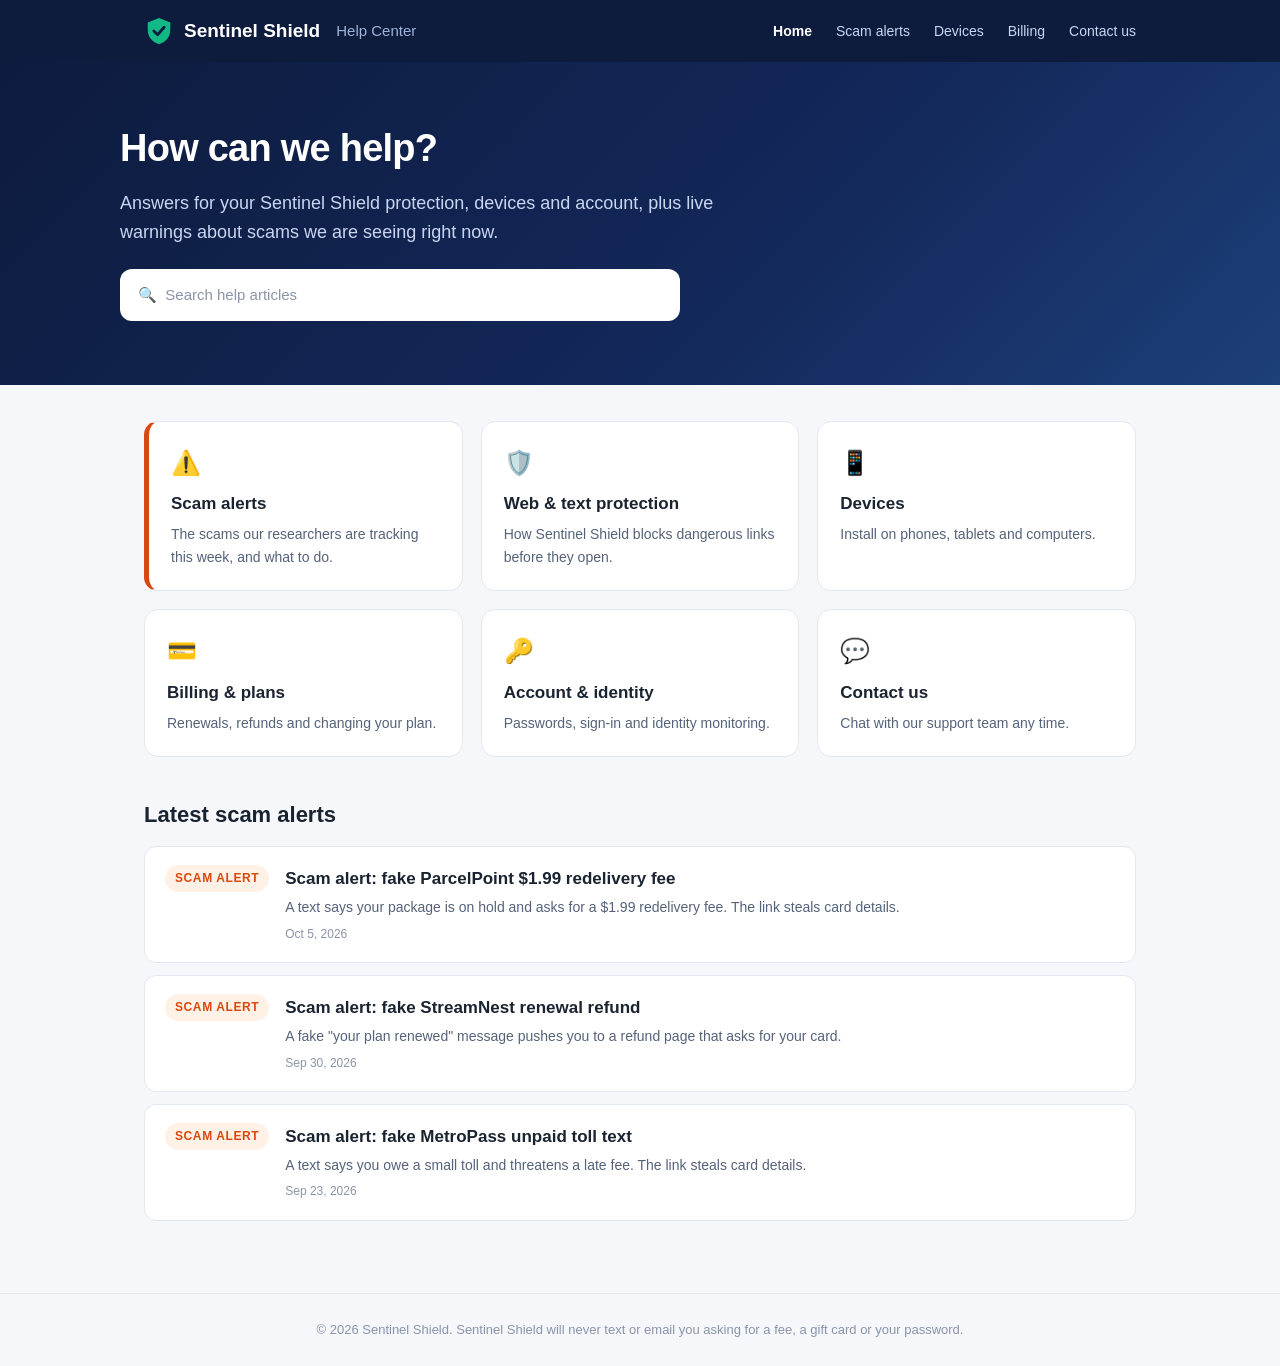
<file: index.html>
<!DOCTYPE html>
<html lang="en">
<head>
<meta charset="utf-8">
<meta name="viewport" content="width=device-width, initial-scale=1">
<title>Sentinel Shield Help Center</title>
<link rel="stylesheet" href="./assets/style.css">
</head>
<body>
<header class="site"><div class="bar"><a class="brand" href="./"><svg viewBox="0 0 32 32" aria-hidden="true"><path d="M16 2 4 7v8c0 7.5 5.1 13.4 12 15 6.9-1.6 12-7.5 12-15V7z" fill="#12b886"/><path d="m10.5 16 4 4 7-8" stroke="#0d1b3d" stroke-width="3" fill="none" stroke-linecap="round" stroke-linejoin="round"/></svg>Sentinel Shield <em>Help Center</em></a><nav><a href="./" class=on>Home</a><a href="./alerts/">Scam alerts</a><a href="./#">Devices</a><a href="./#">Billing</a><a href="./#">Contact us</a></nav></div></header>
<section class="hero"><div class="in"><h1>How can we help?</h1><p>Answers for your Sentinel Shield protection, devices and account, plus live warnings about scams we are seeing right now.</p><div class="search">🔍 &nbsp;Search help articles</div></div></section>
<main class="wrap">
<div class="grid">
<a class="tile alert" href="alerts/"><div class="ic">⚠️</div><h3>Scam alerts</h3><p>The scams our researchers are tracking this week, and what to do.</p></a>
<a class="tile" href="#"><div class="ic">🛡️</div><h3>Web &amp; text protection</h3><p>How Sentinel Shield blocks dangerous links before they open.</p></a>
<a class="tile" href="#"><div class="ic">📱</div><h3>Devices</h3><p>Install on phones, tablets and computers.</p></a>
<a class="tile" href="#"><div class="ic">💳</div><h3>Billing &amp; plans</h3><p>Renewals, refunds and changing your plan.</p></a>
<a class="tile" href="#"><div class="ic">🔑</div><h3>Account &amp; identity</h3><p>Passwords, sign-in and identity monitoring.</p></a>
<a class="tile" href="#"><div class="ic">💬</div><h3>Contact us</h3><p>Chat with our support team any time.</p></a>
</div>
<h2 class="sec">Latest scam alerts</h2>
<ul class="alerts-list">
<!-- LATEST:START (newest first, keep 3) -->
<li><span class="tag">Scam alert</span><div><a href="alerts/parcelpoint-redelivery-fee.html">Scam alert: fake ParcelPoint $1.99 redelivery fee</a><p>A text says your package is on hold and asks for a $1.99 redelivery fee. The link steals card details.</p><div class="meta">Oct 5, 2026</div></div></li>
<li><span class="tag">Scam alert</span><div><a href="alerts/streamnest-renewal-refund-scam.html">Scam alert: fake StreamNest renewal refund</a><p>A fake "your plan renewed" message pushes you to a refund page that asks for your card.</p><div class="meta">Sep 30, 2026</div></div></li>
<li><span class="tag">Scam alert</span><div><a href="alerts/metropass-unpaid-toll-text.html">Scam alert: fake MetroPass unpaid toll text</a><p>A text says you owe a small toll and threatens a late fee. The link steals card details.</p><div class="meta">Sep 23, 2026</div></div></li>
<!-- LATEST:END -->
</ul>
</main>
<footer class="site">© 2026 Sentinel Shield. Sentinel Shield will never text or email you asking for a fee, a gift card or your password.</footer>
</body>
</html>
</file>
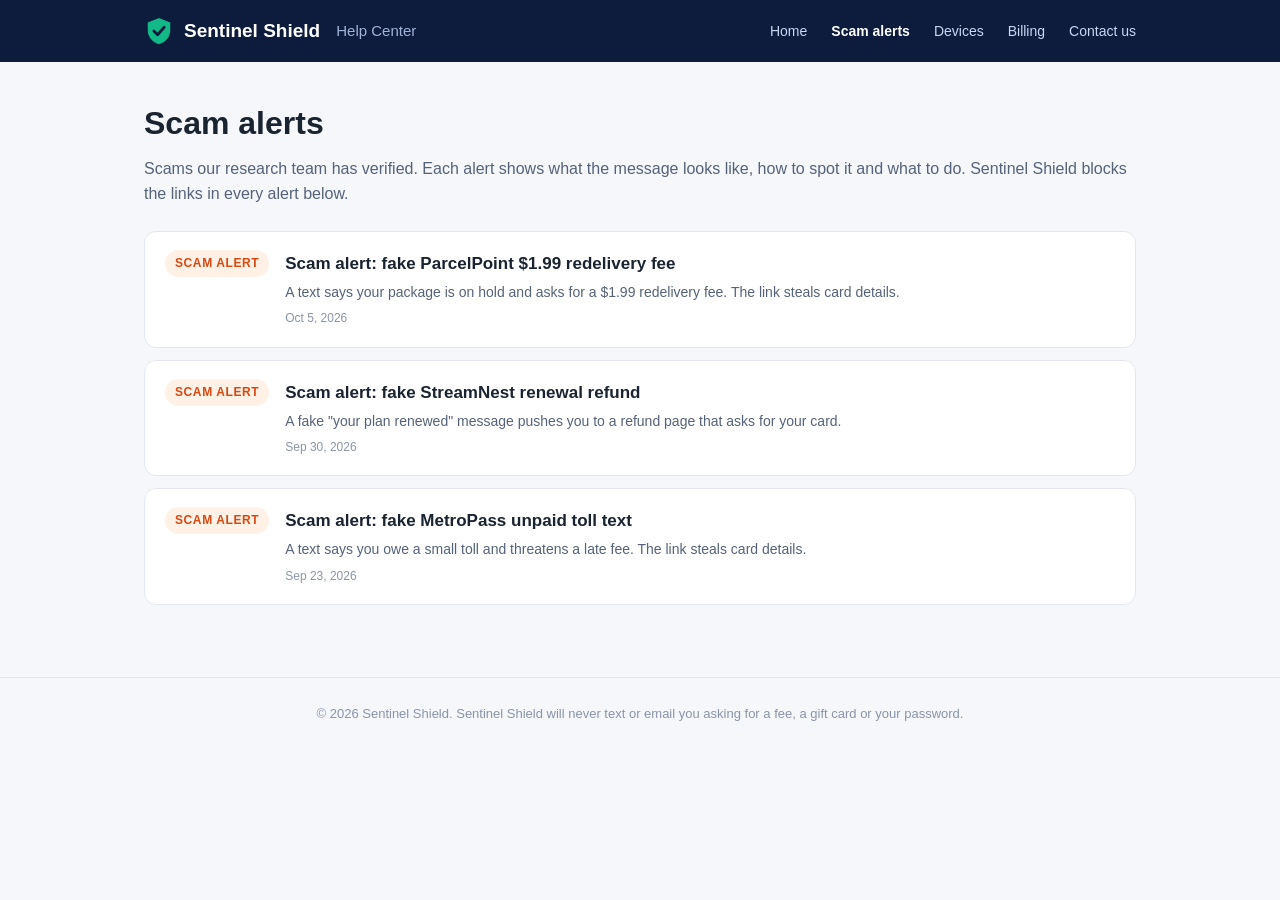
<file: alerts/index.html>
<!DOCTYPE html>
<html lang="en">
<head>
<meta charset="utf-8">
<meta name="viewport" content="width=device-width, initial-scale=1">
<title>Scam alerts | Sentinel Shield Help Center</title>
<link rel="stylesheet" href="../assets/style.css">
</head>
<body>
<header class="site"><div class="bar"><a class="brand" href="../"><svg viewBox="0 0 32 32" aria-hidden="true"><path d="M16 2 4 7v8c0 7.5 5.1 13.4 12 15 6.9-1.6 12-7.5 12-15V7z" fill="#12b886"/><path d="m10.5 16 4 4 7-8" stroke="#0d1b3d" stroke-width="3" fill="none" stroke-linecap="round" stroke-linejoin="round"/></svg>Sentinel Shield <em>Help Center</em></a><nav><a href="../">Home</a><a href="../alerts/" class=on>Scam alerts</a><a href="../#">Devices</a><a href="../#">Billing</a><a href="../#">Contact us</a></nav></div></header>
<main class="wrap">
<h1 style="font-size:32px;margin:0 0 6px">Scam alerts</h1>
<p style="color:#55627a;margin:0 0 24px">Scams our research team has verified. Each alert shows what the message looks like, how to spot it and what to do. Sentinel Shield blocks the links in every alert below.</p>
<ul class="alerts-list">
<!-- ALERTS:START (newest first) -->
<li><span class="tag">Scam alert</span><div><a href="parcelpoint-redelivery-fee.html">Scam alert: fake ParcelPoint $1.99 redelivery fee</a><p>A text says your package is on hold and asks for a $1.99 redelivery fee. The link steals card details.</p><div class="meta">Oct 5, 2026</div></div></li>
<li><span class="tag">Scam alert</span><div><a href="streamnest-renewal-refund-scam.html">Scam alert: fake StreamNest renewal refund</a><p>A fake "your plan renewed" message pushes you to a refund page that asks for your card.</p><div class="meta">Sep 30, 2026</div></div></li>
<li><span class="tag">Scam alert</span><div><a href="metropass-unpaid-toll-text.html">Scam alert: fake MetroPass unpaid toll text</a><p>A text says you owe a small toll and threatens a late fee. The link steals card details.</p><div class="meta">Sep 23, 2026</div></div></li>
<!-- ALERTS:END -->
</ul>
</main>
<footer class="site">© 2026 Sentinel Shield. Sentinel Shield will never text or email you asking for a fee, a gift card or your password.</footer>
</body>
</html>
</file>
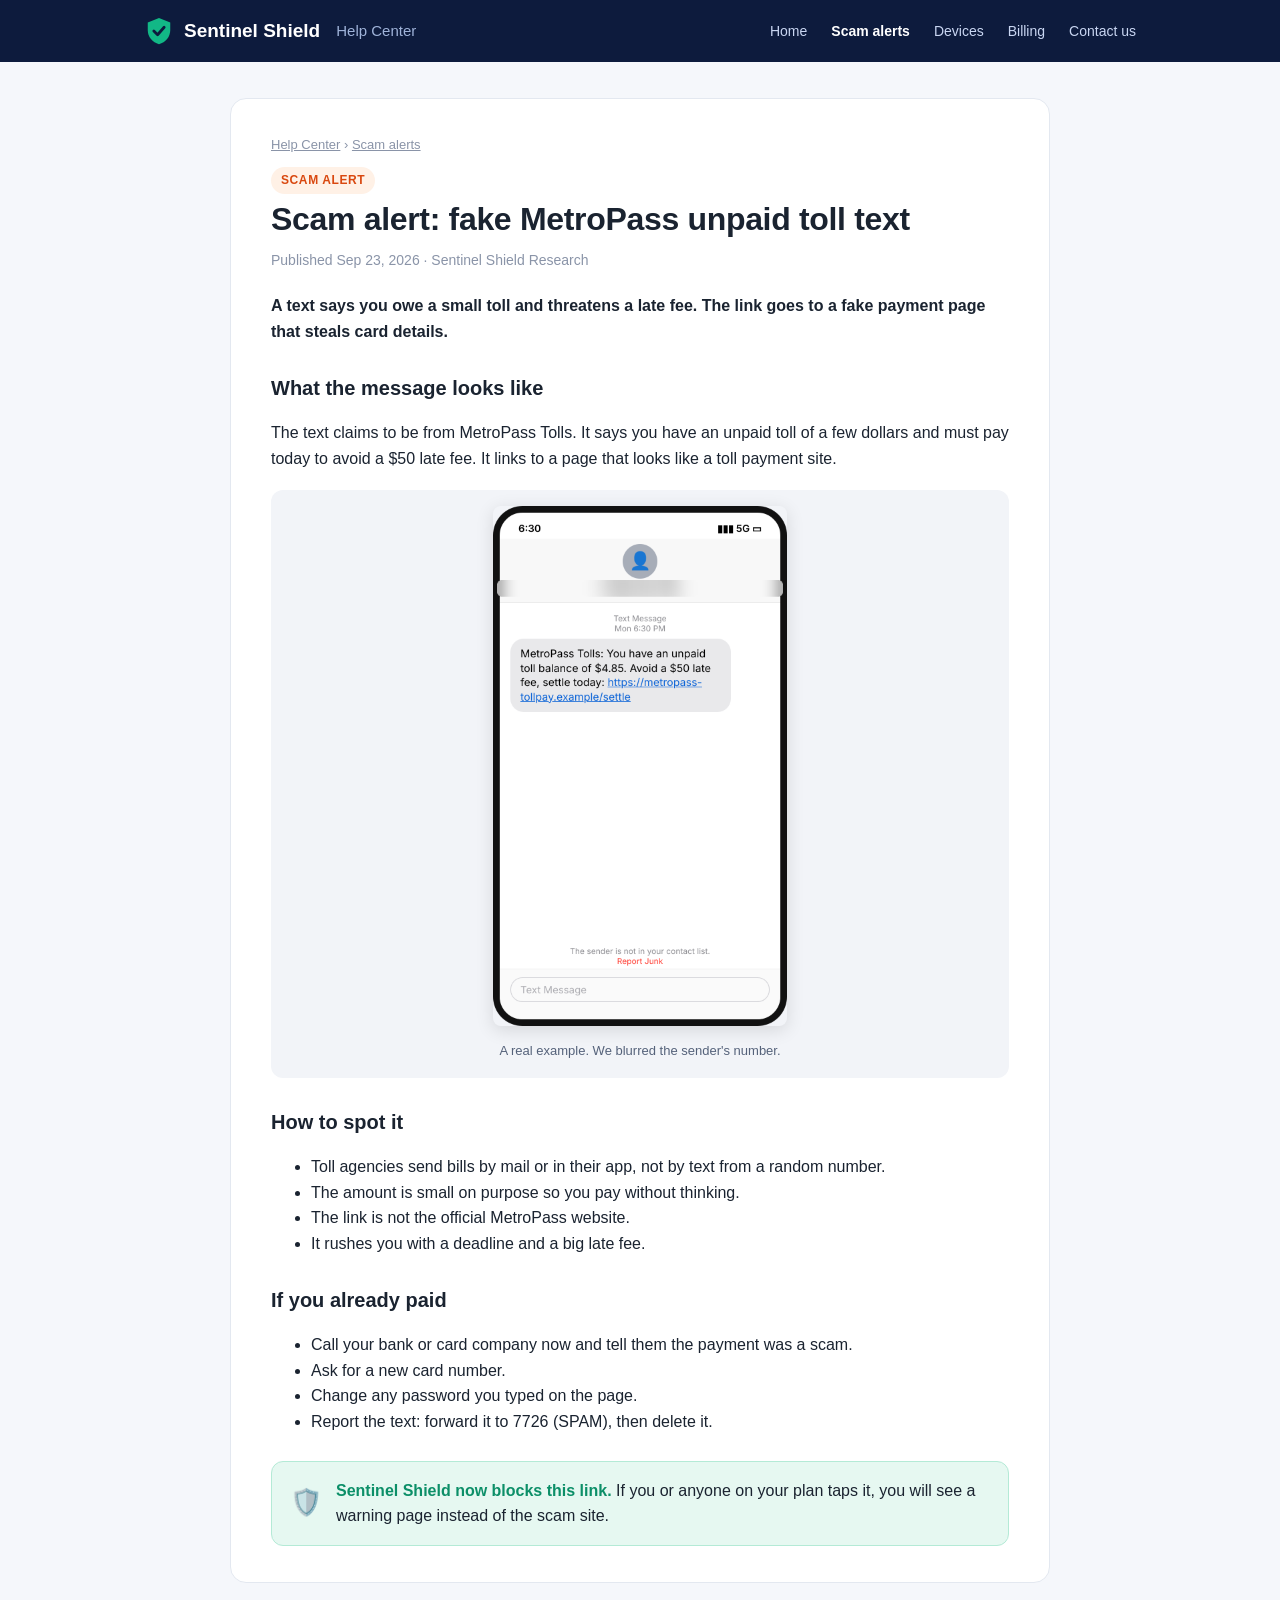
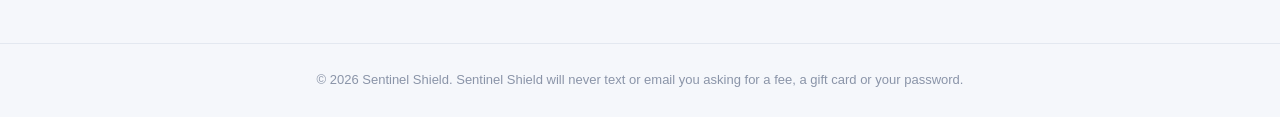
<file: alerts/metropass-unpaid-toll-text.html>
<!DOCTYPE html>
<html lang="en">
<head>
<meta charset="utf-8">
<meta name="viewport" content="width=device-width, initial-scale=1">
<title>Scam alert: fake MetroPass unpaid toll text | Sentinel Shield Help Center</title>
<link rel="stylesheet" href="../assets/style.css">
</head>
<body>
<header class="site"><div class="bar"><a class="brand" href="../"><svg viewBox="0 0 32 32" aria-hidden="true"><path d="M16 2 4 7v8c0 7.5 5.1 13.4 12 15 6.9-1.6 12-7.5 12-15V7z" fill="#12b886"/><path d="m10.5 16 4 4 7-8" stroke="#0d1b3d" stroke-width="3" fill="none" stroke-linecap="round" stroke-linejoin="round"/></svg>Sentinel Shield <em>Help Center</em></a><nav><a href="../">Home</a><a href="../alerts/" class=on>Scam alerts</a><a href="../#">Devices</a><a href="../#">Billing</a><a href="../#">Contact us</a></nav></div></header>
<main class="wrap">
<article>
<div class="crumbs"><a href="../">Help Center</a> › <a href="./">Scam alerts</a></div>
<span class="badge">Scam alert</span>
<h1>Scam alert: fake MetroPass unpaid toll text</h1>
<div class="meta">Published Sep 23, 2026 · Sentinel Shield Research</div>
<p><b>A text says you owe a small toll and threatens a late fee. The link goes to a fake payment page that steals card details.</b></p>
<h2>What the message looks like</h2>
<p>The text claims to be from MetroPass Tolls. It says you have an unpaid toll of a few dollars and must pay today to avoid a $50 late fee. It links to a page that looks like a toll payment site.</p>
<figure><img src="img/metropass-toll-sms-redacted.png" alt="Text message claiming an unpaid MetroPass toll of $4.85"><figcaption>A real example. We blurred the sender's number.</figcaption></figure>
<h2>How to spot it</h2>
<ul><li>Toll agencies send bills by mail or in their app, not by text from a random number.</li><li>The amount is small on purpose so you pay without thinking.</li><li>The link is not the official MetroPass website.</li><li>It rushes you with a deadline and a big late fee.</li></ul>
<h2>If you already paid</h2>
<ul><li>Call your bank or card company now and tell them the payment was a scam.</li><li>Ask for a new card number.</li><li>Change any password you typed on the page.</li><li>Report the text: forward it to 7726 (SPAM), then delete it.</li></ul>
<div class="protected"><span class="shield">🛡️</span><div><b>Sentinel Shield now blocks this link.</b> If you or anyone on your plan taps it, you will see a warning page instead of the scam site.</div></div>
</article>
</main>
<footer class="site">© 2026 Sentinel Shield. Sentinel Shield will never text or email you asking for a fee, a gift card or your password.</footer>
</body>
</html>
</file>
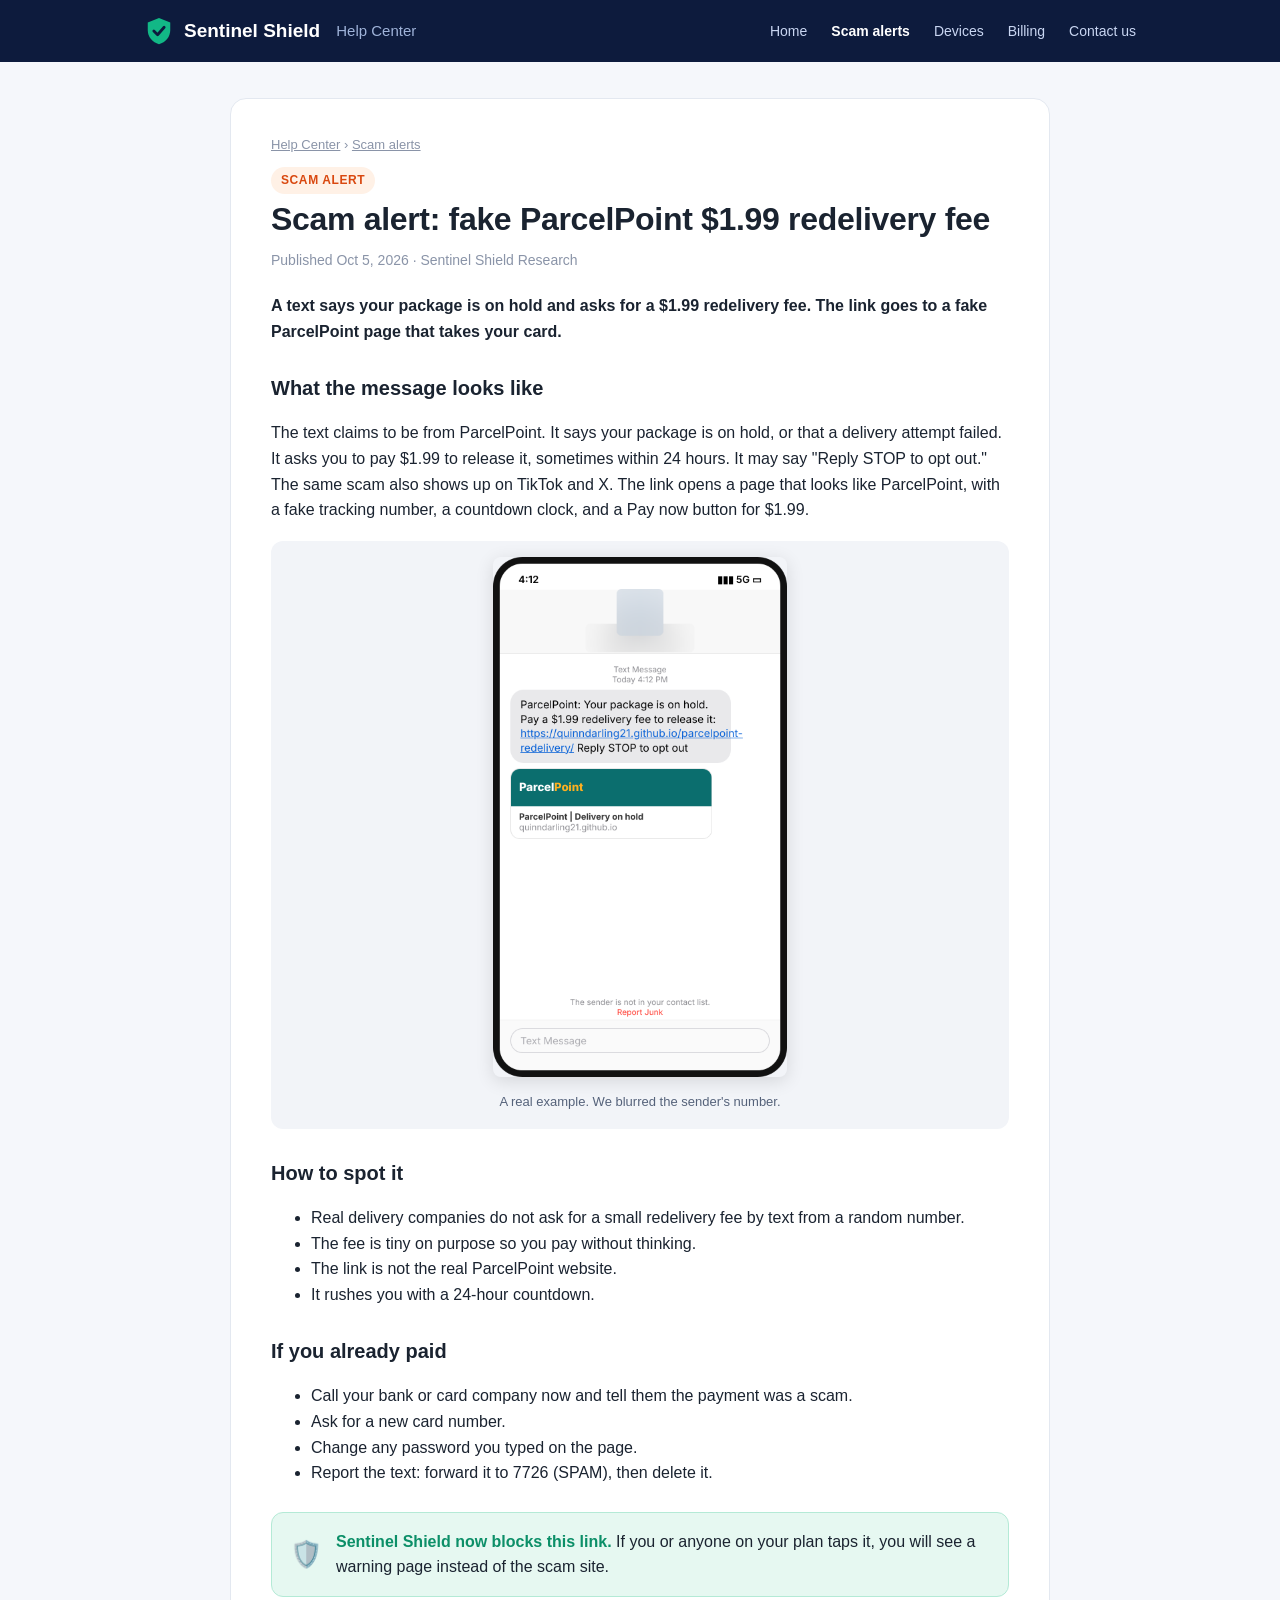
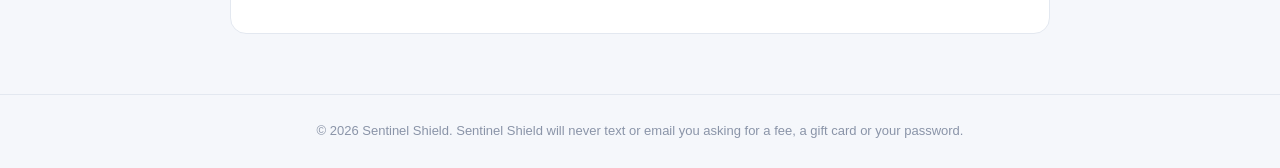
<file: alerts/parcelpoint-redelivery-fee.html>
<!DOCTYPE html>
<html lang="en">
<head>
<meta charset="utf-8">
<meta name="viewport" content="width=device-width, initial-scale=1">
<title>Scam alert: fake ParcelPoint $1.99 redelivery fee | Sentinel Shield Help Center</title>
<link rel="stylesheet" href="../assets/style.css">
</head>
<body>
<header class="site"><div class="bar"><a class="brand" href="../"><svg viewBox="0 0 32 32" aria-hidden="true"><path d="M16 2 4 7v8c0 7.5 5.1 13.4 12 15 6.9-1.6 12-7.5 12-15V7z" fill="#12b886"/><path d="m10.5 16 4 4 7-8" stroke="#0d1b3d" stroke-width="3" fill="none" stroke-linecap="round" stroke-linejoin="round"/></svg>Sentinel Shield <em>Help Center</em></a><nav><a href="../">Home</a><a href="../alerts/" class=on>Scam alerts</a><a href="../#">Devices</a><a href="../#">Billing</a><a href="../#">Contact us</a></nav></div></header>
<main class="wrap">
<article>
<div class="crumbs"><a href="../">Help Center</a> › <a href="./">Scam alerts</a></div>
<span class="badge">Scam alert</span>
<h1>Scam alert: fake ParcelPoint $1.99 redelivery fee</h1>
<div class="meta">Published Oct 5, 2026 · Sentinel Shield Research</div>
<p><b>A text says your package is on hold and asks for a $1.99 redelivery fee. The link goes to a fake ParcelPoint page that takes your card.</b></p>
<h2>What the message looks like</h2>
<p>The text claims to be from ParcelPoint. It says your package is on hold, or that a delivery attempt failed. It asks you to pay $1.99 to release it, sometimes within 24 hours. It may say "Reply STOP to opt out." The same scam also shows up on TikTok and X. The link opens a page that looks like ParcelPoint, with a fake tracking number, a countdown clock, and a Pay now button for $1.99.</p>
<figure><img src="img/parcelpoint-redelivery-sms-redacted.png" alt="Text message claiming a ParcelPoint package is on hold for a $1.99 redelivery fee"><figcaption>A real example. We blurred the sender's number.</figcaption></figure>
<h2>How to spot it</h2>
<ul><li>Real delivery companies do not ask for a small redelivery fee by text from a random number.</li><li>The fee is tiny on purpose so you pay without thinking.</li><li>The link is not the real ParcelPoint website.</li><li>It rushes you with a 24-hour countdown.</li></ul>
<h2>If you already paid</h2>
<ul><li>Call your bank or card company now and tell them the payment was a scam.</li><li>Ask for a new card number.</li><li>Change any password you typed on the page.</li><li>Report the text: forward it to 7726 (SPAM), then delete it.</li></ul>
<div class="protected"><span class="shield">🛡️</span><div><b>Sentinel Shield now blocks this link.</b> If you or anyone on your plan taps it, you will see a warning page instead of the scam site.</div></div>
</article>
</main>
<footer class="site">© 2026 Sentinel Shield. Sentinel Shield will never text or email you asking for a fee, a gift card or your password.</footer>
</body>
</html>
</file>
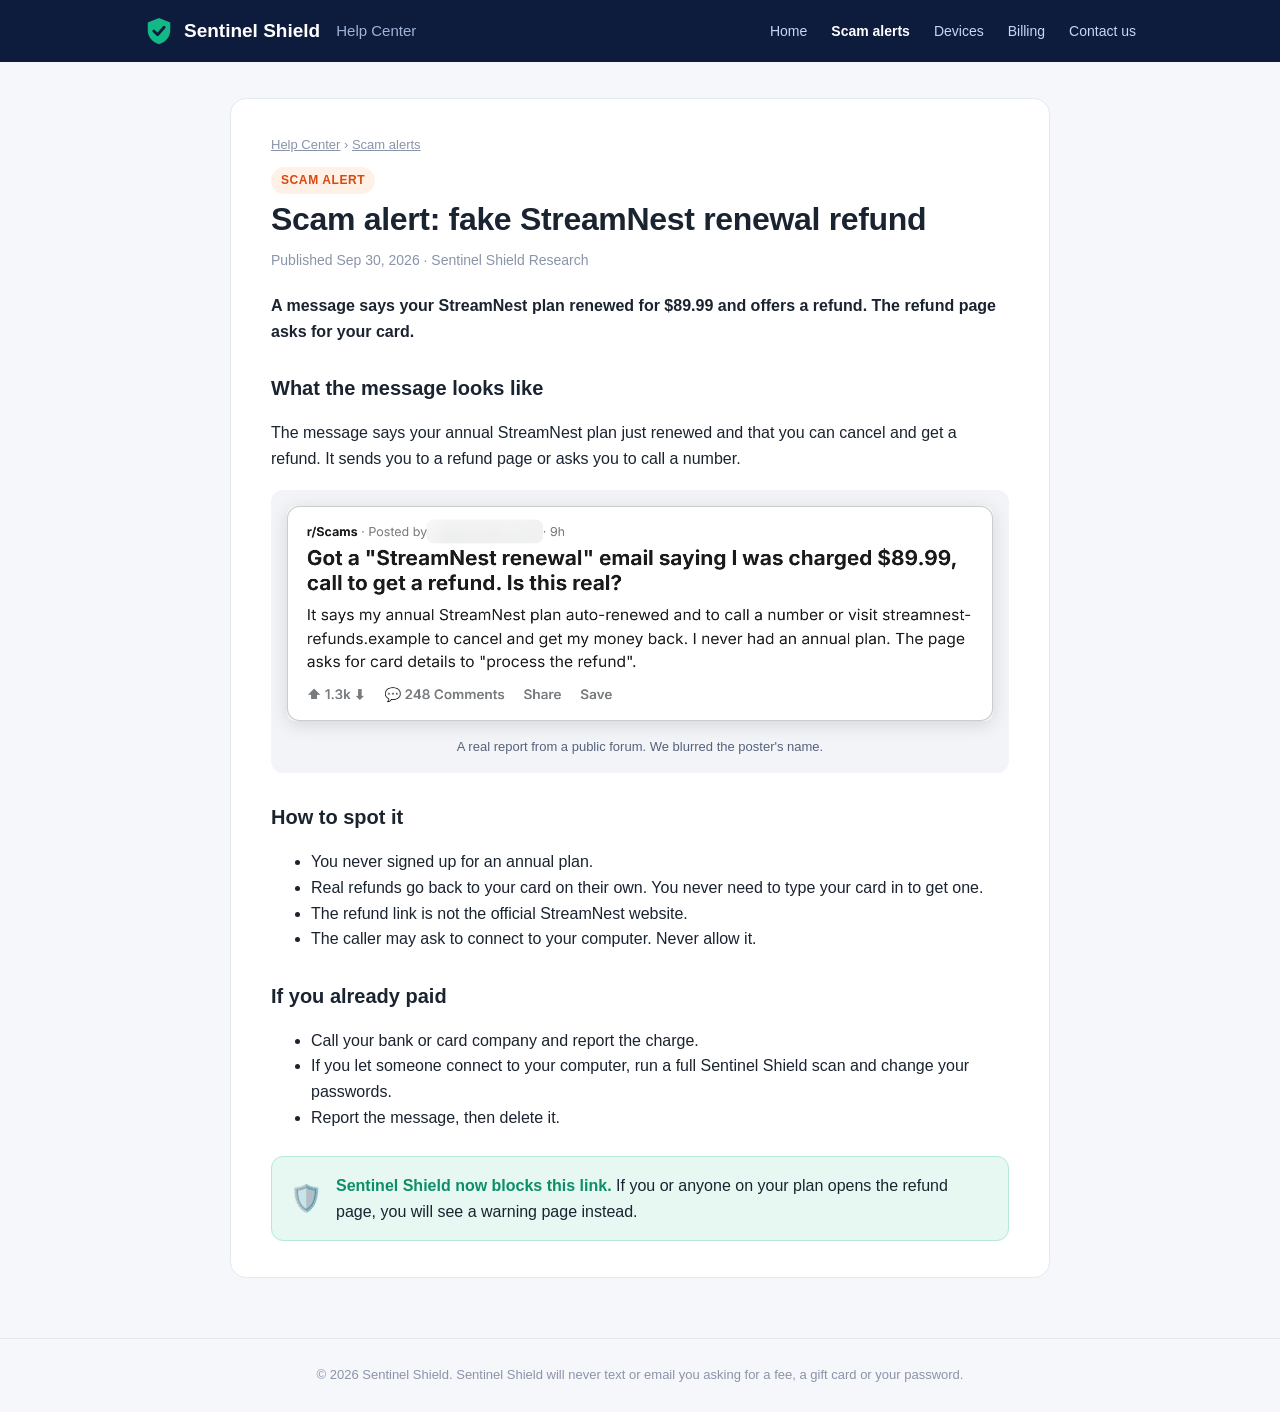
<file: alerts/streamnest-renewal-refund-scam.html>
<!DOCTYPE html>
<html lang="en">
<head>
<meta charset="utf-8">
<meta name="viewport" content="width=device-width, initial-scale=1">
<title>Scam alert: fake StreamNest renewal refund | Sentinel Shield Help Center</title>
<link rel="stylesheet" href="../assets/style.css">
</head>
<body>
<header class="site"><div class="bar"><a class="brand" href="../"><svg viewBox="0 0 32 32" aria-hidden="true"><path d="M16 2 4 7v8c0 7.5 5.1 13.4 12 15 6.9-1.6 12-7.5 12-15V7z" fill="#12b886"/><path d="m10.5 16 4 4 7-8" stroke="#0d1b3d" stroke-width="3" fill="none" stroke-linecap="round" stroke-linejoin="round"/></svg>Sentinel Shield <em>Help Center</em></a><nav><a href="../">Home</a><a href="../alerts/" class=on>Scam alerts</a><a href="../#">Devices</a><a href="../#">Billing</a><a href="../#">Contact us</a></nav></div></header>
<main class="wrap">
<article>
<div class="crumbs"><a href="../">Help Center</a> › <a href="./">Scam alerts</a></div>
<span class="badge">Scam alert</span>
<h1>Scam alert: fake StreamNest renewal refund</h1>
<div class="meta">Published Sep 30, 2026 · Sentinel Shield Research</div>
<p><b>A message says your StreamNest plan renewed for $89.99 and offers a refund. The refund page asks for your card.</b></p>
<h2>What the message looks like</h2>
<p>The message says your annual StreamNest plan just renewed and that you can cancel and get a refund. It sends you to a refund page or asks you to call a number.</p>
<figure><img src="img/streamnest-refund-post-redacted.png" alt="Forum post describing a fake StreamNest renewal refund message"><figcaption>A real report from a public forum. We blurred the poster's name.</figcaption></figure>
<h2>How to spot it</h2>
<ul><li>You never signed up for an annual plan.</li><li>Real refunds go back to your card on their own. You never need to type your card in to get one.</li><li>The refund link is not the official StreamNest website.</li><li>The caller may ask to connect to your computer. Never allow it.</li></ul>
<h2>If you already paid</h2>
<ul><li>Call your bank or card company and report the charge.</li><li>If you let someone connect to your computer, run a full Sentinel Shield scan and change your passwords.</li><li>Report the message, then delete it.</li></ul>
<div class="protected"><span class="shield">🛡️</span><div><b>Sentinel Shield now blocks this link.</b> If you or anyone on your plan opens the refund page, you will see a warning page instead.</div></div>
</article>
</main>
<footer class="site">© 2026 Sentinel Shield. Sentinel Shield will never text or email you asking for a fee, a gift card or your password.</footer>
</body>
</html>
</file>
<file: assets/style.css>
:root{--navy:#0d1b3d;--navy2:#13285a;--emerald:#12b886;--emerald-d:#0c8f68;--ink:#1a2330;--muted:#55627a;--line:#e3e8f0;--bg:#f5f7fb;--warn:#d9480f;}
*{box-sizing:border-box}
body{margin:0;font-family:Inter,"Segoe UI",Roboto,Arial,sans-serif;background:var(--bg);color:var(--ink);line-height:1.6}
a{color:#1c5fd1}
header.site{background:var(--navy);color:#fff}
header.site .bar{max-width:1040px;margin:0 auto;padding:16px 24px;display:flex;align-items:center;justify-content:space-between}
.brand{display:flex;align-items:center;gap:10px;color:#fff;text-decoration:none;font-weight:800;font-size:19px}
.brand svg{width:30px;height:30px}
.brand em{font-style:normal;font-weight:500;color:#9fb3d9;margin-left:6px;font-size:15px}
header.site nav a{color:#c9d6f2;text-decoration:none;margin-left:24px;font-size:14px}
header.site nav a.on{color:#fff;font-weight:600}
.hero{background:linear-gradient(135deg,var(--navy) 0%,var(--navy2) 60%,#1d3f7a 100%);color:#fff;padding:56px 24px 64px}
.hero .in{max-width:1040px;margin:0 auto}
.hero h1{font-size:38px;margin:0 0 10px;letter-spacing:-.02em}
.hero p{color:#c9d6f2;font-size:18px;margin:0 0 22px;max-width:640px}
.search{display:flex;max-width:560px;background:#fff;border-radius:12px;padding:14px 18px;color:#8a94a8;font-size:15px}
.wrap{max-width:1040px;margin:0 auto;padding:36px 24px 60px}
.grid{display:grid;grid-template-columns:repeat(3,1fr);gap:18px}
.tile{background:#fff;border:1px solid var(--line);border-radius:14px;padding:22px;text-decoration:none;color:var(--ink);display:block}
.tile:hover{border-color:var(--emerald)}
.tile h3{margin:8px 0 6px;font-size:17px}
.tile p{margin:0;color:var(--muted);font-size:14px}
.tile .ic{font-size:24px}
.tile.alert{border-left:5px solid var(--warn)}
h2.sec{font-size:22px;margin:40px 0 14px}
.alerts-list{list-style:none;padding:0;margin:0}
.alerts-list li{background:#fff;border:1px solid var(--line);border-radius:12px;padding:18px 20px;margin-bottom:12px;display:flex;gap:16px;align-items:flex-start}
.alerts-list .tag{flex:none;background:#fff1e6;color:var(--warn);font-weight:700;font-size:12px;padding:4px 10px;border-radius:999px;text-transform:uppercase;letter-spacing:.05em}
.alerts-list a{font-weight:700;font-size:17px;text-decoration:none;color:var(--ink)}
.alerts-list a:hover{color:#1c5fd1}
.alerts-list p{margin:4px 0 0;color:var(--muted);font-size:14px}
.alerts-list .meta{font-size:12px;color:#8a94a8;margin-top:6px}
article{margin:0 auto;background:#fff;border:1px solid var(--line);border-radius:16px;padding:36px 40px;max-width:820px}
article .crumbs{font-size:13px;color:#8a94a8;margin-bottom:10px}
article .crumbs a{color:#8a94a8}
article h1{font-size:32px;line-height:1.2;margin:6px 0 10px;letter-spacing:-.01em}
article .meta{color:#8a94a8;font-size:14px;margin-bottom:22px}
article .badge{display:inline-block;background:#fff1e6;color:var(--warn);font-weight:700;font-size:12px;padding:4px 10px;border-radius:999px;text-transform:uppercase;letter-spacing:.05em}
article h2{font-size:20px;margin:28px 0 8px}
article figure{margin:18px 0;background:#f2f4f8;border-radius:12px;padding:16px;text-align:center}
article figure img{max-width:100%;max-height:520px;border-radius:8px;box-shadow:0 4px 18px rgba(0,0,0,.12)}
article figcaption{font-size:13px;color:var(--muted);margin-top:8px}
.protected{display:flex;gap:14px;align-items:center;background:#e6f8f1;border:1px solid #b4ead6;border-radius:12px;padding:16px 18px;margin-top:26px}
.protected .shield{font-size:26px}
.protected b{color:var(--emerald-d)}
footer.site{border-top:1px solid var(--line);color:#8a94a8;font-size:13px;text-align:center;padding:26px}
@media(max-width:820px){.grid{grid-template-columns:1fr}article{padding:24px}}
</file>
